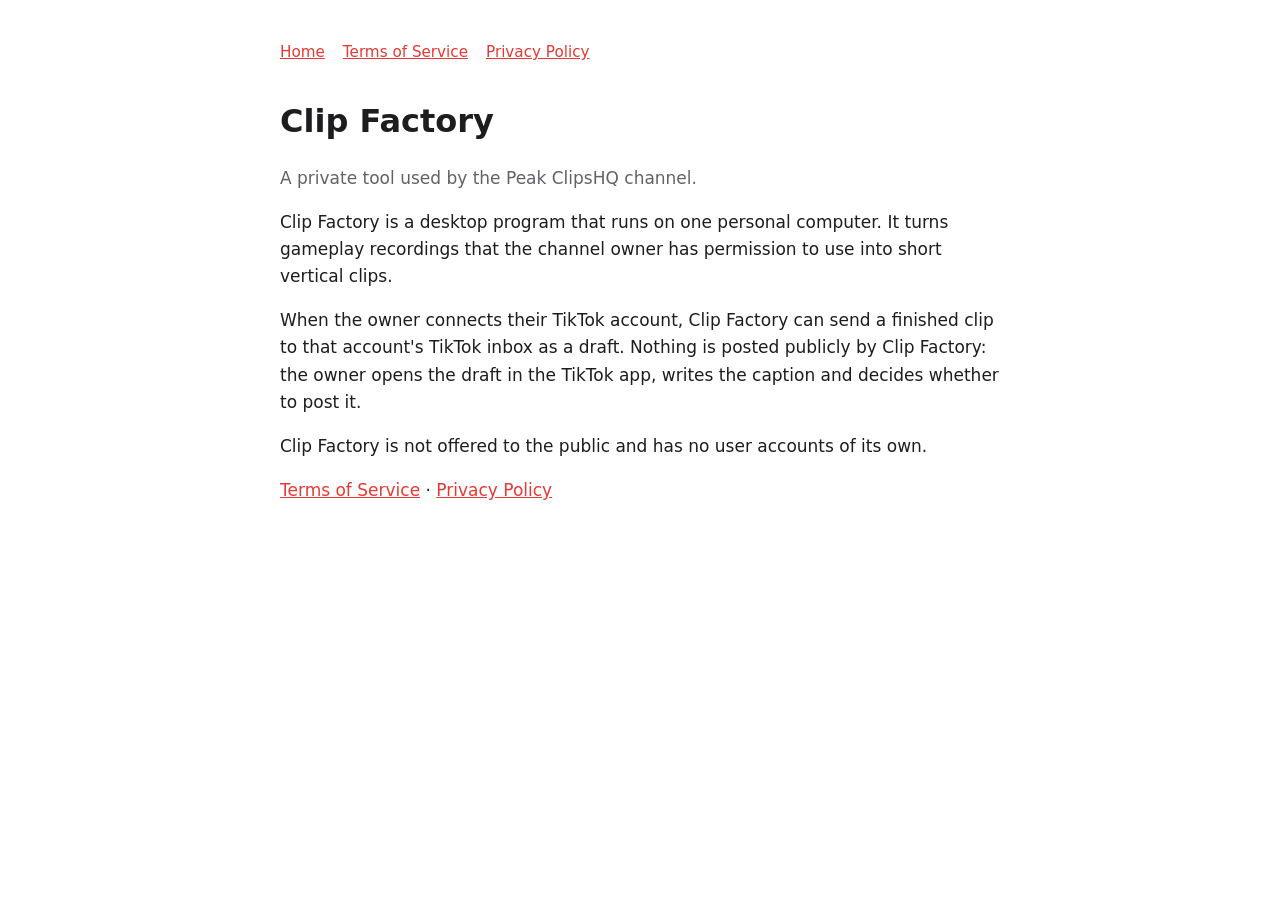
<file: index.html>
<!doctype html>
<html lang="en">
<head>
<meta charset="utf-8">
<meta name="viewport" content="width=device-width, initial-scale=1">
<title>Clip Factory</title>
<link rel="stylesheet" href="style.css">
</head>
<body><main>
<nav><a href="index.html">Home</a><a href="terms.html">Terms of Service</a><a href="privacy.html">Privacy Policy</a></nav>
<h1>Clip Factory</h1>
<p class="muted">A private tool used by the Peak ClipsHQ channel.</p>
<p>Clip Factory is a desktop program that runs on one personal computer. It turns gameplay recordings that the
channel owner has permission to use into short vertical clips.</p>
<p>When the owner connects their TikTok account, Clip Factory can send a finished clip to that account's
TikTok inbox as a draft. Nothing is posted publicly by Clip Factory: the owner opens the draft in the TikTok app,
writes the caption and decides whether to post it.</p>
<p>Clip Factory is not offered to the public and has no user accounts of its own.</p>
<p><a href="terms.html">Terms of Service</a> · <a href="privacy.html">Privacy Policy</a></p>
</main></body>
</html>
</file>
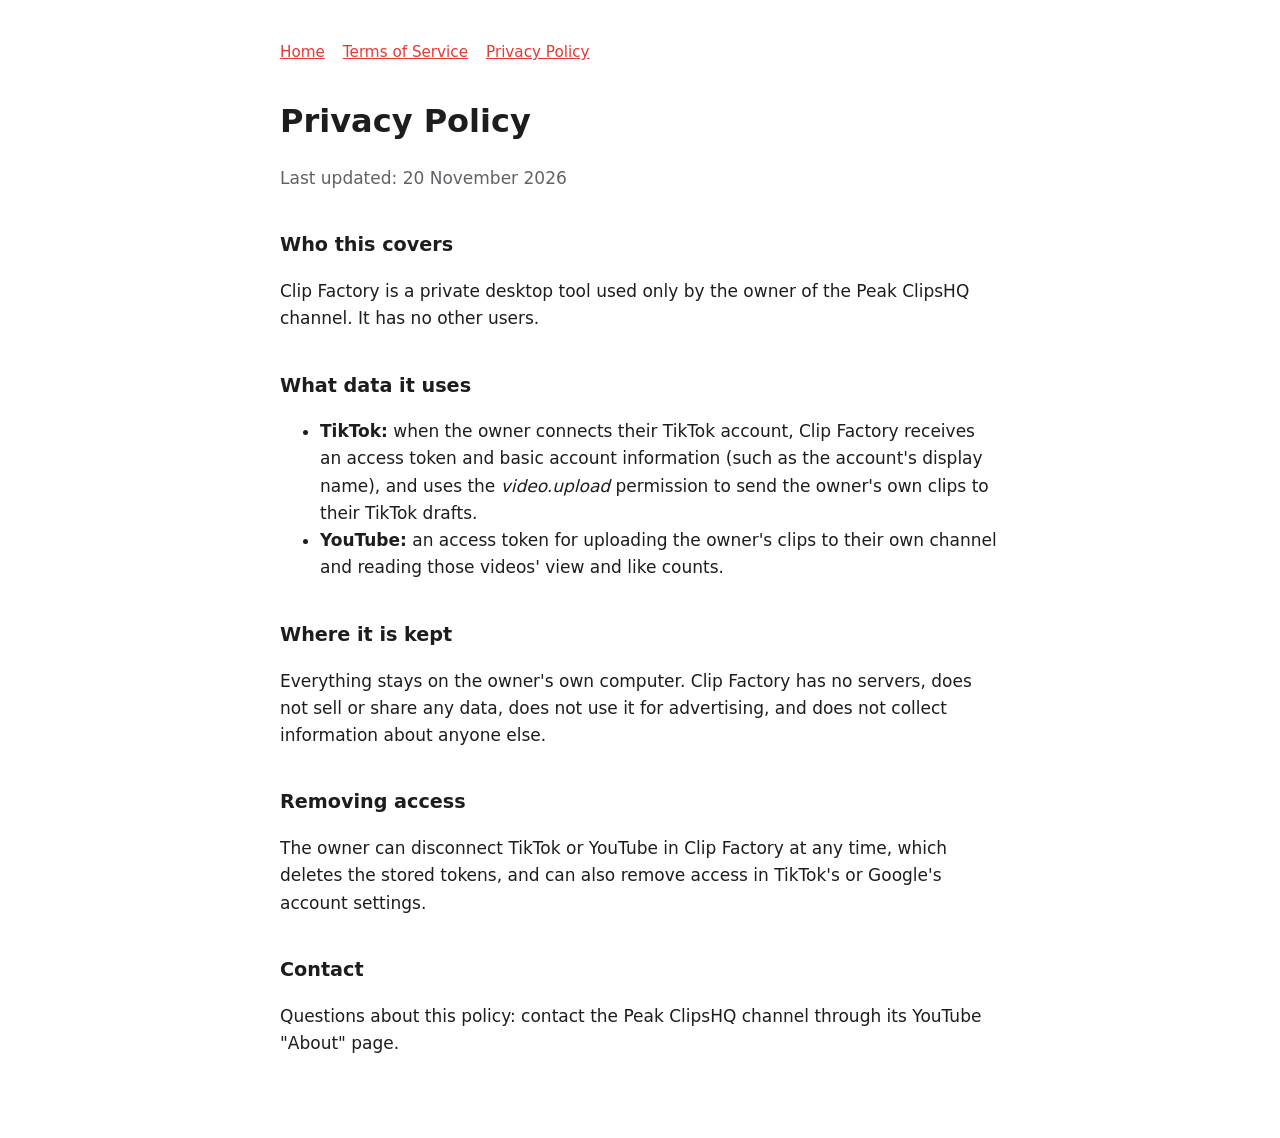
<file: privacy.html>
<!doctype html>
<html lang="en">
<head>
<meta charset="utf-8">
<meta name="viewport" content="width=device-width, initial-scale=1">
<title>Clip Factory Privacy</title>
<link rel="stylesheet" href="style.css">
</head>
<body><main>
<nav><a href="index.html">Home</a><a href="terms.html">Terms of Service</a><a href="privacy.html">Privacy Policy</a></nav>
<h1>Privacy Policy</h1>
<p class="muted">Last updated: 20 November 2026</p>
<h2>Who this covers</h2>
<p>Clip Factory is a private desktop tool used only by the owner of the Peak ClipsHQ channel. It has no other users.</p>
<h2>What data it uses</h2>
<ul>
<li><strong>TikTok:</strong> when the owner connects their TikTok account, Clip Factory receives an access token
and basic account information (such as the account's display name), and uses the <em>video.upload</em> permission
to send the owner's own clips to their TikTok drafts.</li>
<li><strong>YouTube:</strong> an access token for uploading the owner's clips to their own channel and reading those
videos' view and like counts.</li>
</ul>
<h2>Where it is kept</h2>
<p>Everything stays on the owner's own computer. Clip Factory has no servers, does not sell or share any data,
does not use it for advertising, and does not collect information about anyone else.</p>
<h2>Removing access</h2>
<p>The owner can disconnect TikTok or YouTube in Clip Factory at any time, which deletes the stored tokens, and can
also remove access in TikTok's or Google's account settings.</p>
<h2>Contact</h2>
<p>Questions about this policy: contact the Peak ClipsHQ channel through its YouTube "About" page.</p>
</main></body>
</html>
</file>
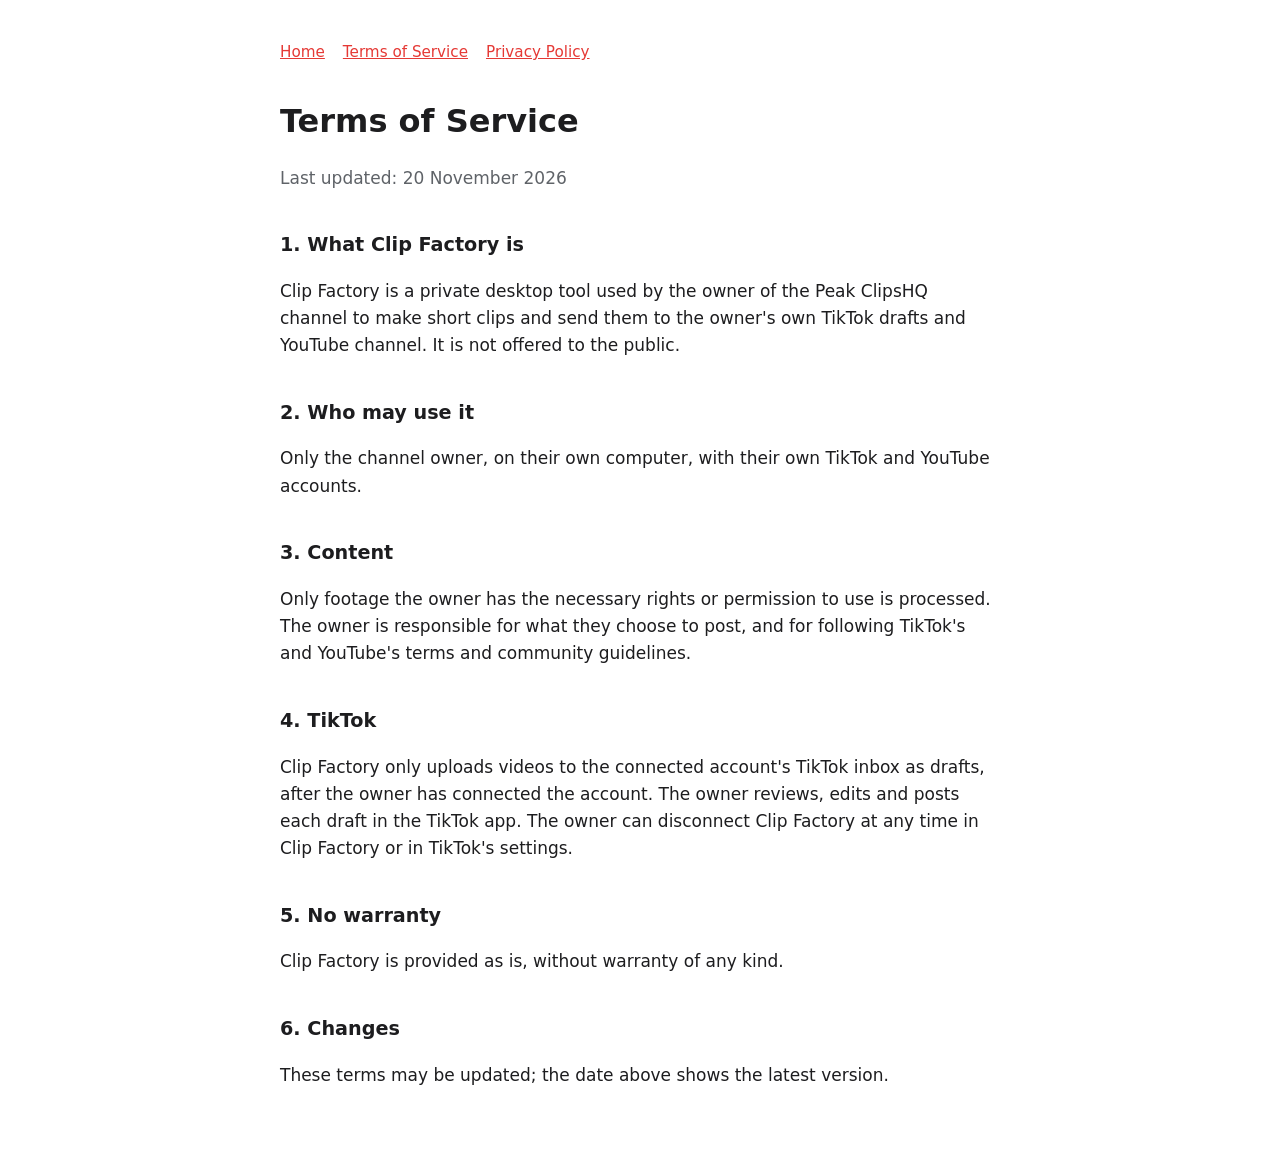
<file: terms.html>
<!doctype html>
<html lang="en">
<head>
<meta charset="utf-8">
<meta name="viewport" content="width=device-width, initial-scale=1">
<title>Clip Factory Terms</title>
<link rel="stylesheet" href="style.css">
</head>
<body><main>
<nav><a href="index.html">Home</a><a href="terms.html">Terms of Service</a><a href="privacy.html">Privacy Policy</a></nav>
<h1>Terms of Service</h1>
<p class="muted">Last updated: 20 November 2026</p>
<h2>1. What Clip Factory is</h2>
<p>Clip Factory is a private desktop tool used by the owner of the Peak ClipsHQ channel to make short clips and
send them to the owner's own TikTok drafts and YouTube channel. It is not offered to the public.</p>
<h2>2. Who may use it</h2>
<p>Only the channel owner, on their own computer, with their own TikTok and YouTube accounts.</p>
<h2>3. Content</h2>
<p>Only footage the owner has the necessary rights or permission to use is processed. The owner is responsible
for what they choose to post, and for following TikTok's and YouTube's terms and community guidelines.</p>
<h2>4. TikTok</h2>
<p>Clip Factory only uploads videos to the connected account's TikTok inbox as drafts, after the owner has
connected the account. The owner reviews, edits and posts each draft in the TikTok app. The owner can disconnect
Clip Factory at any time in Clip Factory or in TikTok's settings.</p>
<h2>5. No warranty</h2>
<p>Clip Factory is provided as is, without warranty of any kind.</p>
<h2>6. Changes</h2>
<p>These terms may be updated; the date above shows the latest version.</p>
</main></body>
</html>
</file>
<file: style.css>
:root { --bg: #ffffff; --fg: #1d1d1f; --muted: #5f6368; --accent: #e53935; }
@media (prefers-color-scheme: dark) { :root { --bg: #121212; --fg: #f1f1f1; --muted: #a8a8a8; } }
body { background: var(--bg); color: var(--fg); font: 17px/1.6 system-ui, -apple-system, "Segoe UI", sans-serif; margin: 0; }
main { max-width: 720px; margin: 0 auto; padding: 40px 16px 64px; }
h1 { font-size: 2rem; margin-bottom: .25em; }
h2 { font-size: 1.2rem; margin-top: 2em; }
p.muted, .muted { color: var(--muted); }
nav { display: flex; gap: 18px; margin-bottom: 32px; font-size: .95rem; }
a { color: var(--accent); }
</file>
